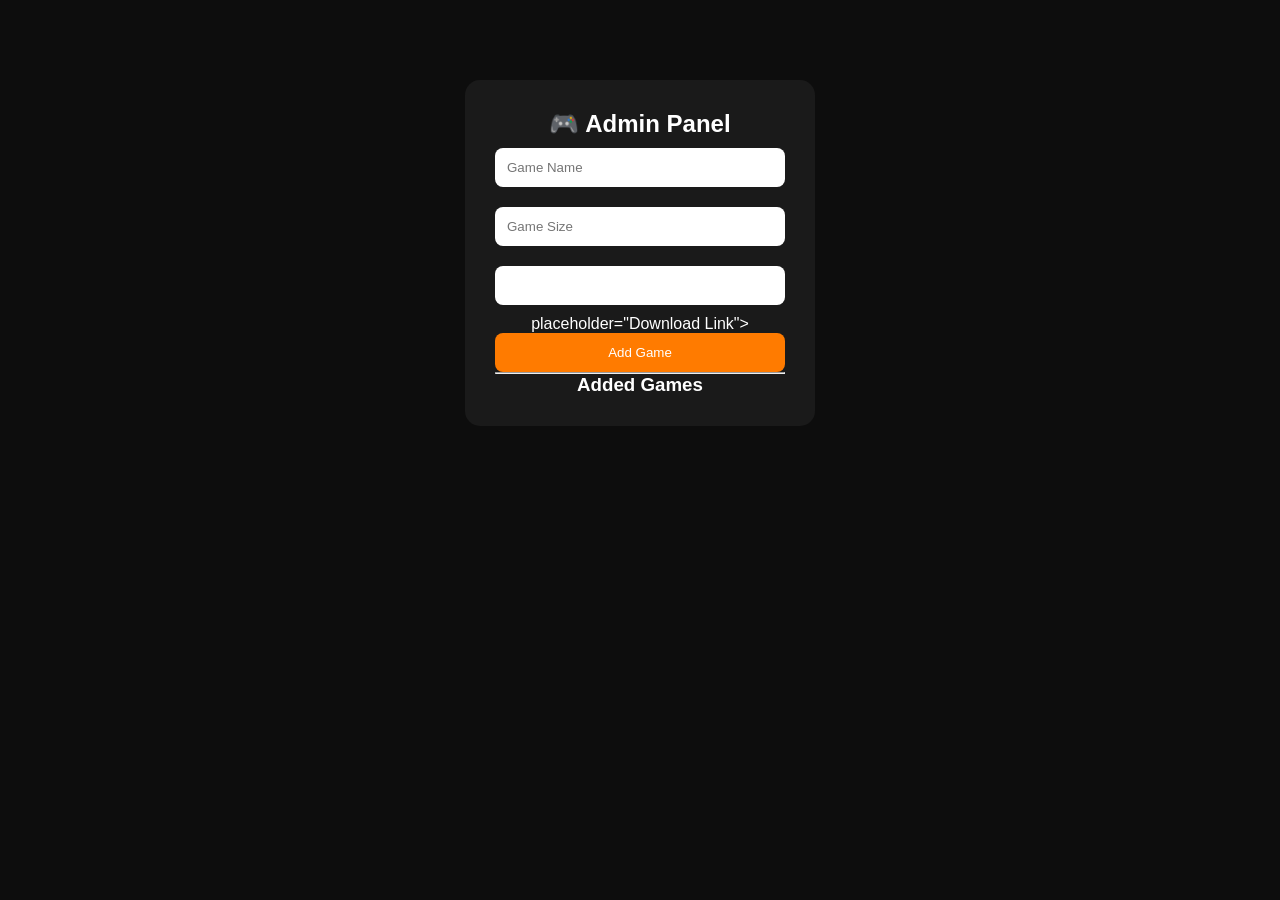
<file: Admin.html>
<!DOCTYPE html>
<html>
<head>
<meta charset="UTF-8">
<meta name="viewport" content="width=device-width, initial-scale=1.0">
<title>Admin Panel</title>
<link rel="stylesheet" href="style.css">
</head>
<body>

<div class="login-box">
    <h2>🎮 Admin Panel</h2>

    <input type="text" id="gameName" placeholder="Game Name">

    <input type="text" id="gameSize" placeholder="Game Size">

    <input type="text" id="gameLink"<input type="file" id="gameImage" accept="image/*"> placeholder="Download Link">

    <button onclick="addGame()">Add Game</button>
    <hr>

<h3>Added Games</h3>

<div id="gameList"></div>

    <p id="adminMessage"></p>
</div>

<script src="script.js"></script>

</body>
</html>
</file>
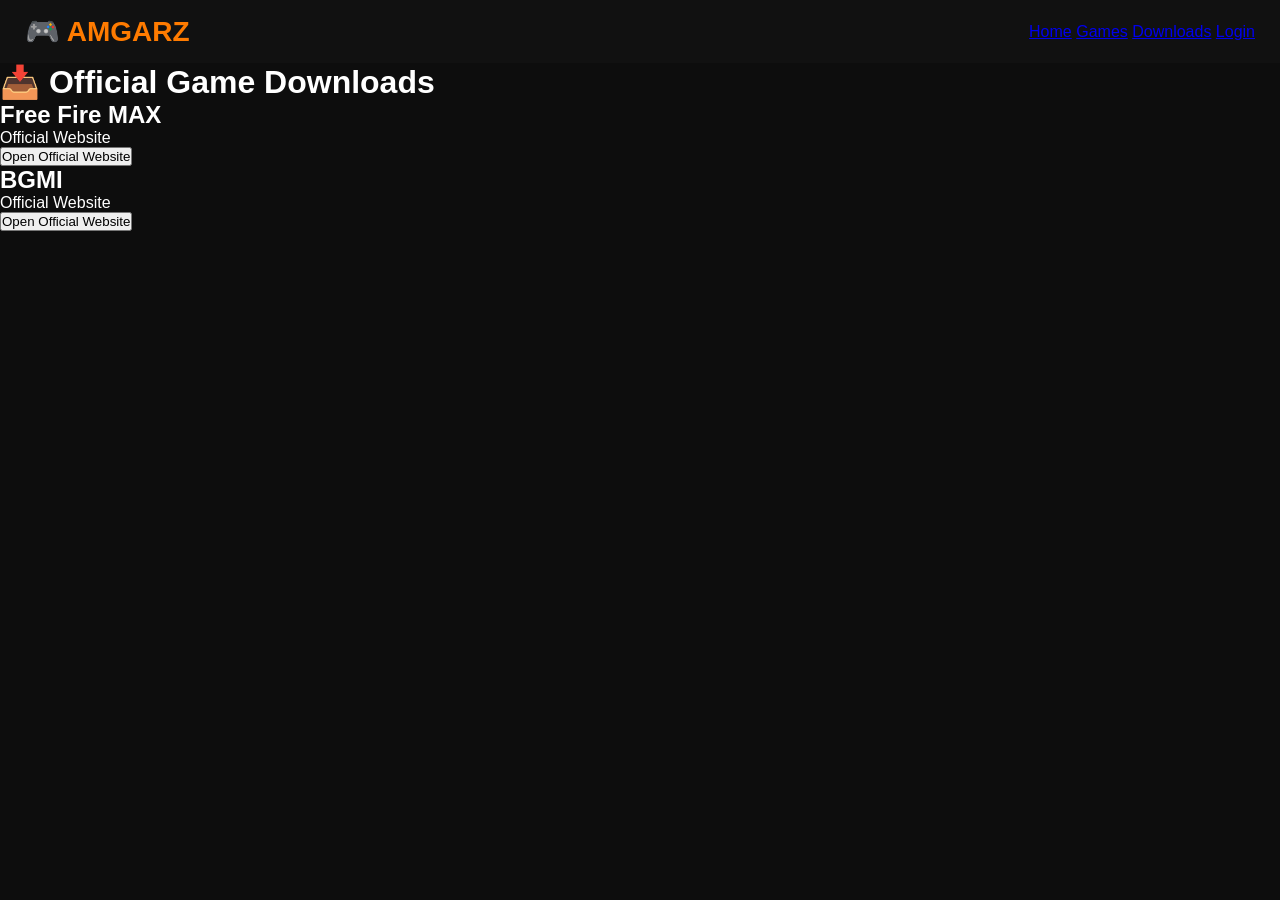
<file: downloads.html>
<!DOCTYPE html>
<html>
<head>
<meta charset="UTF-8">
<meta name="viewport" content="width=device-width, initial-scale=1.0">
<title>Downloads</title>
<link rel="stylesheet" href="style.css">
</head>
<body>

<div class="navbar">
<div class="logo">🎮 AMGARZ</div>

<div class="menu">
<a href="index.html">Home</a>
<a href="games.html">Games</a>
<a href="downloads.html">Downloads</a>
<a href="login.html">Login</a>
</div>
</div>

<h1>📥 Official Game Downloads</h1>

<div class="card">
<h2>Free Fire MAX</h2>
<p>Official Website</p>

<a href="https://ff.garena.com/" target="_blank">
<button>Open Official Website</button>
</a>
</div>

<div class="card">
<h2>BGMI</h2>
<p>Official Website</p>

<a href="https://www.battlegroundsmobileindia.com/" target="_blank">
<button>Open Official Website</button>
</a>
</div>

</body>
</html>
</file>
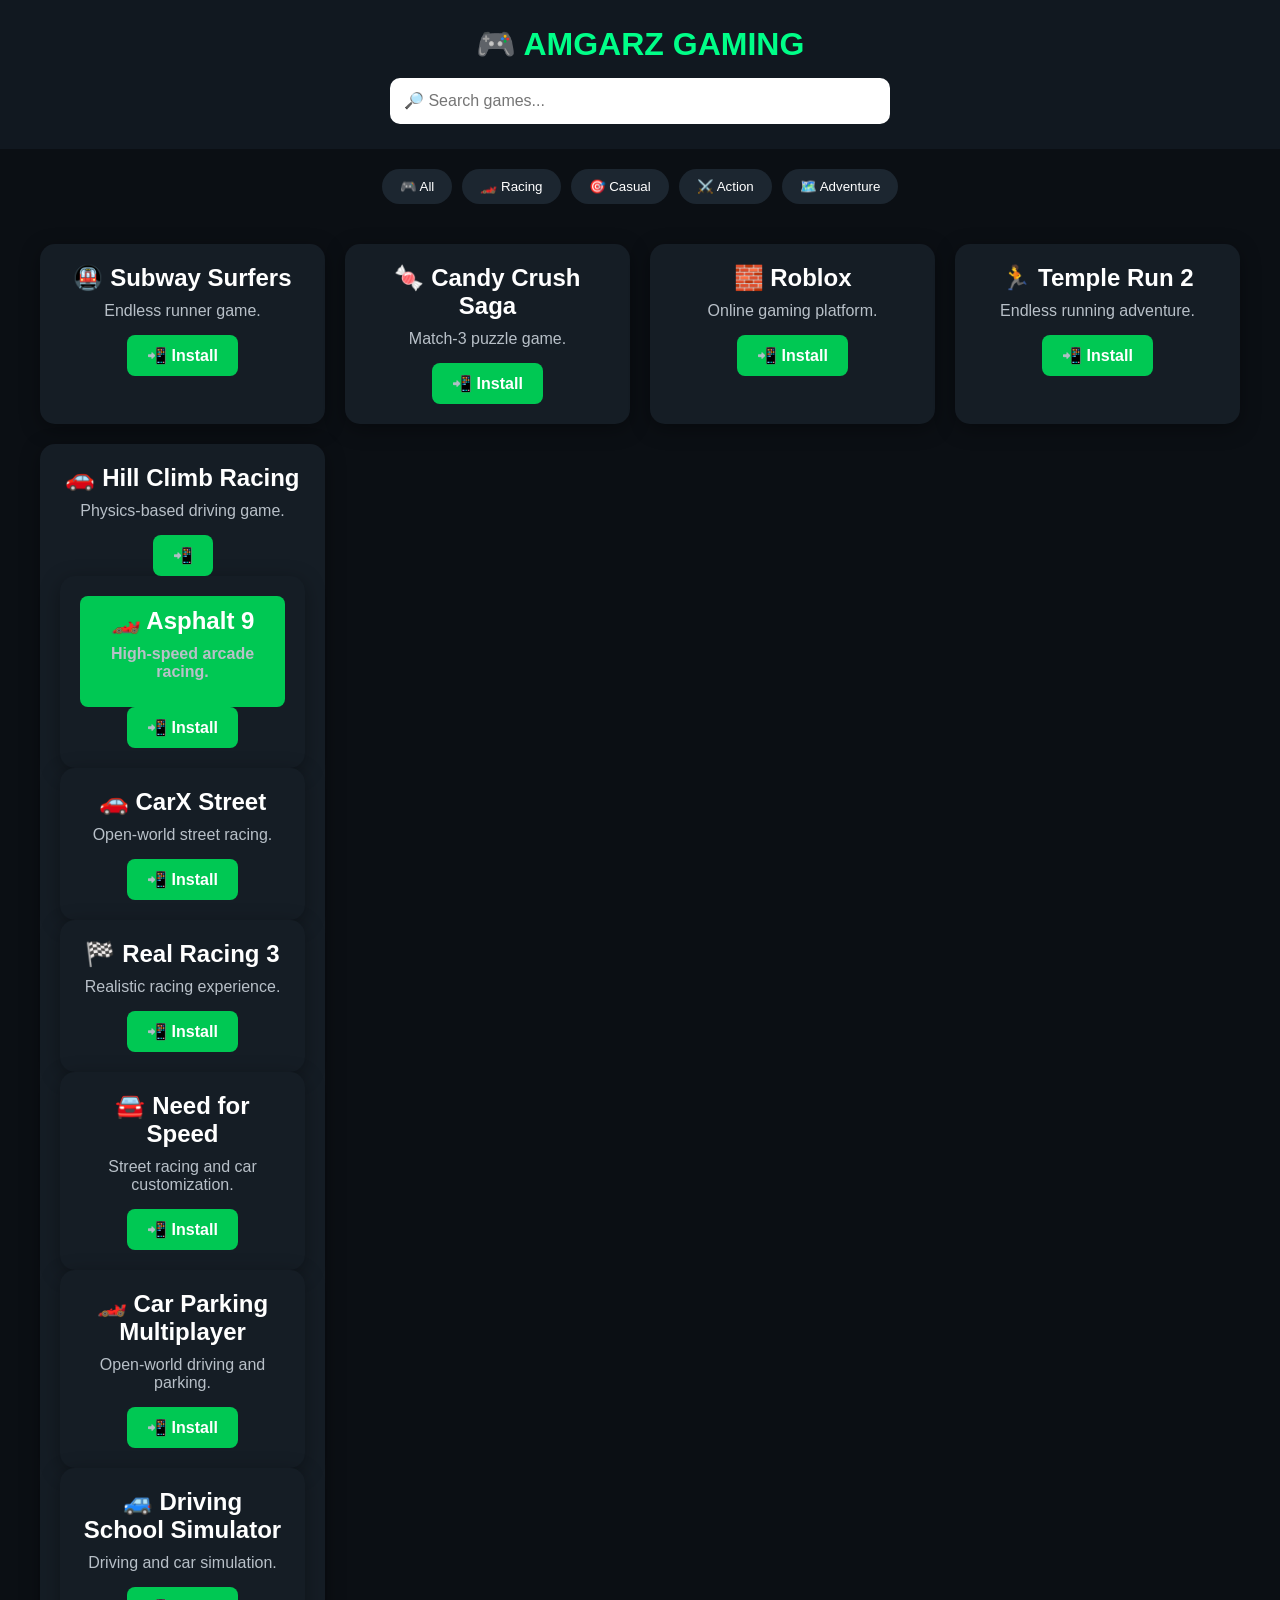
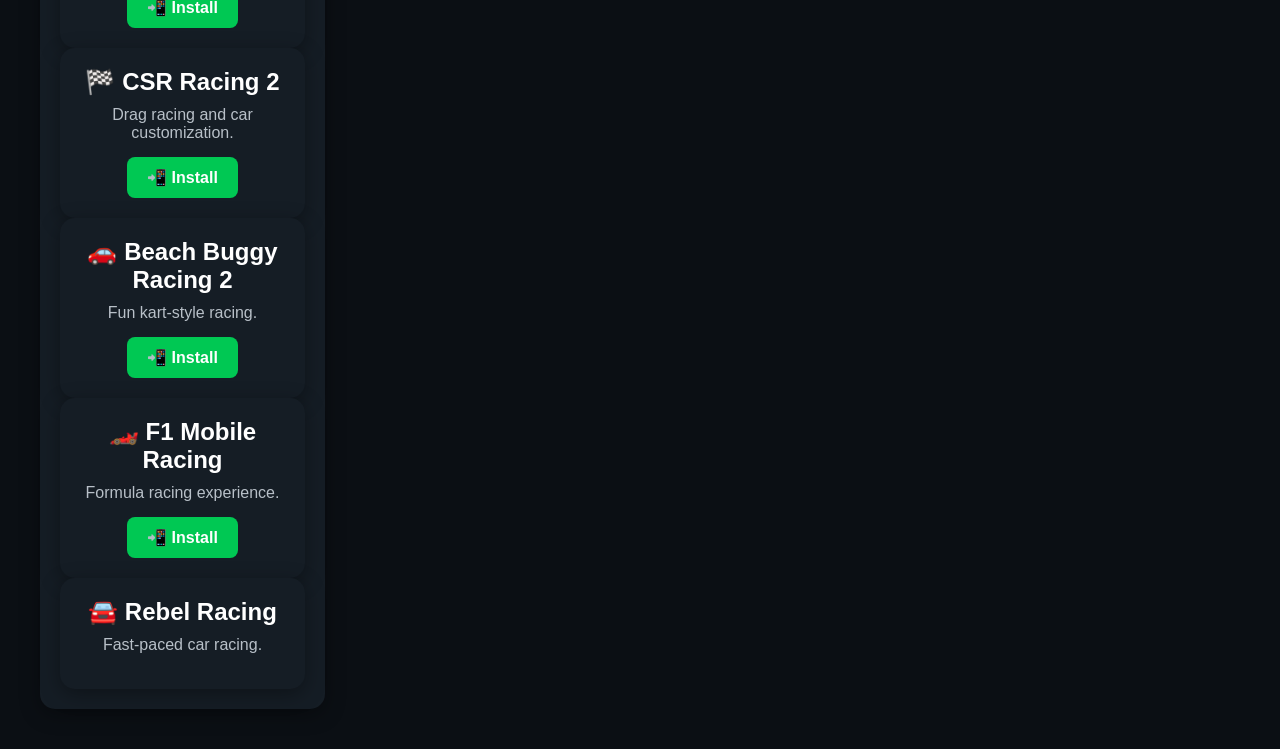
<file: Game.html>
<!DOCTYPE html>
<html lang="en">
<head>
<meta charset="UTF-8">
<meta name="viewport" content="width=device-width, initial-scale=1.0">
<title>AMGARZ Gaming - Games</title>

<style>
*{box-sizing:border-box;margin:0;padding:0}
body{
    font-family:Arial,sans-serif;
    background:#0b0f14;
    color:white;
}
header{
    text-align:center;
    padding:25px 15px;
    background:#111820;
}
header h1{color:#00ff88;margin-bottom:15px}
#search{
    width:90%;
    max-width:500px;
    padding:14px;
    border:0;
    border-radius:10px;
    font-size:16px;
}
.categories{
    display:flex;
    gap:10px;
    overflow-x:auto;
    padding:20px;
    justify-content:center;
}
.categories button{
    padding:10px 18px;
    border:0;
    border-radius:20px;
    background:#1c2630;
    color:white;
    white-space:nowrap;
}
.categories button:hover{background:#00c853}
.games-container{
    width:95%;
    max-width:1200px;
    margin:auto;
    display:grid;
    grid-template-columns:repeat(auto-fit,minmax(230px,1fr));
    gap:20px;
    padding:20px 0 40px;
}
.game{
    background:#151d25;
    border-radius:15px;
    padding:20px;
    text-align:center;
    box-shadow:0 5px 20px rgba(0,0,0,.35);
}
.game h2{margin-bottom:10px}
.game p{
    color:#b8c0c8;
    margin-bottom:15px;
}
.install{
    display:inline-block;
    padding:11px 20px;
    border-radius:8px;
    background:#00c853;
    color:white;
    text-decoration:none;
    font-weight:bold;
}
.install:hover{background:#00a844}
.back{
    display:block;
    width:max-content;
    margin:0 auto 30px;
    color:#00ff88;
    text-decoration:none;
}
</style>
</head>

<body>

<header>
<h1>🎮 AMGARZ GAMING</h1>

<input
id="search"
type="text"
placeholder="🔎 Search games..."
onkeyup="searchGames()">
</header>

<div class="categories">
<button onclick="filterGames('all')">🎮 All</button>
<button onclick="filterGames('racing')">🏎️ Racing</button>
<button onclick="filterGames('casual')">🎯 Casual</button>
<button onclick="filterGames('action')">⚔️ Action</button>
<button onclick="filterGames('adventure')">🗺️ Adventure</button>
</div>

<div class="games-container">

<div class="game" data-category="casual">
<h2>🚇 Subway Surfers</h2>
<p>Endless runner game.</p>
<a class="install"
href="https://play.google.com/store/apps/details?id=com.kiloo.subwaysurf"
target="_blank">📲 Install</a>
</div>

<div class="game" data-category="casual">
<h2>🍬 Candy Crush Saga</h2>
<p>Match-3 puzzle game.</p>
<a class="install"
href="https://play.google.com/store/apps/details?id=com.king.candycrushsaga"
target="_blank">📲 Install</a>
</div>

<div class="game" data-category="casual">
<h2>🧱 Roblox</h2>
<p>Online gaming platform.</p>
<a class="install"
href="https://play.google.com/store/apps/details?id=com.roblox.client"
target="_blank">📲 Install</a>
</div>

<div class="game" data-category="adventure">
<h2>🏃 Temple Run 2</h2>
<p>Endless running adventure.</p>
<a class="install"
href="https://play.google.com/store/apps/details?id=com.imangi.templerun2"
target="_blank">📲 Install</a>
</div>

<div class="game" data-category="racing">
<h2>🚗 Hill Climb Racing</h2>
<p>Physics-based driving game.</p>
<a class="install"
href="https://play.google.com/store/apps/details?id=com.fingersoft.hillclimb"
target="_blank">📲
<!-- CAR / RACING GAMES -->

<div class="game" data-category="racing">
    <h2>🏎️ Asphalt 9</h2>
    <p>High-speed arcade racing.</p>
    <a class="install"
       href="https://play.google.com/store/search?q=Asphalt%209&c=apps"
       target="_blank">📲 Install</a>
</div>

<div class="game" data-category="racing">
    <h2>🚗 CarX Street</h2>
    <p>Open-world street racing.</p>
    <a class="install"
       href="https://play.google.com/store/search?q=CarX%20Street&c=apps"
       target="_blank">📲 Install</a>
</div>

<div class="game" data-category="racing">
    <h2>🏁 Real Racing 3</h2>
    <p>Realistic racing experience.</p>
    <a class="install"
       href="https://play.google.com/store/search?q=Real%20Racing%203&c=apps"
       target="_blank">📲 Install</a>
</div>

<div class="game" data-category="racing">
    <h2>🚘 Need for Speed</h2>
    <p>Street racing and car customization.</p>
    <a class="install"
       href="https://play.google.com/store/search?q=Need%20for%20Speed&c=apps"
       target="_blank">📲 Install</a>
</div>

<div class="game" data-category="racing">
    <h2>🏎️ Car Parking Multiplayer</h2>
    <p>Open-world driving and parking.</p>
    <a class="install"
       href="https://play.google.com/store/search?q=Car%20Parking%20Multiplayer&c=apps"
       target="_blank">📲 Install</a>
</div>

<div class="game" data-category="racing">
    <h2>🚙 Driving School Simulator</h2>
    <p>Driving and car simulation.</p>
    <a class="install"
       href="https://play.google.com/store/search?q=Driving%20School%20Simulator&c=apps"
       target="_blank">📲 Install</a>
</div>

<div class="game" data-category="racing">
    <h2>🏁 CSR Racing 2</h2>
    <p>Drag racing and car customization.</p>
    <a class="install"
       href="https://play.google.com/store/search?q=CSR%20Racing%202&c=apps"
       target="_blank">📲 Install</a>
</div>

<div class="game" data-category="racing">
    <h2>🚗 Beach Buggy Racing 2</h2>
    <p>Fun kart-style racing.</p>
    <a class="install"
       href="https://play.google.com/store/search?q=Beach%20Buggy%20Racing%202&c=apps"
       target="_blank">📲 Install</a>
</div>

<div class="game" data-category="racing">
    <h2>🏎️ F1 Mobile Racing</h2>
    <p>Formula racing experience.</p>
    <a class="install"
       href="https://play.google.com/store/search?q=F1%20Mobile%20Racing&c=apps"
       target="_blank">📲 Install</a>
</div>

<div class="game" data-category="racing">
    <h2>🚘 Rebel Racing</h2>
    <p>Fast-paced car racing.</p>
    <a class="install"
       href="https://play.google.com/store/search?q=Rebel%20Racing&c=apps"
       target="_blank
</file>
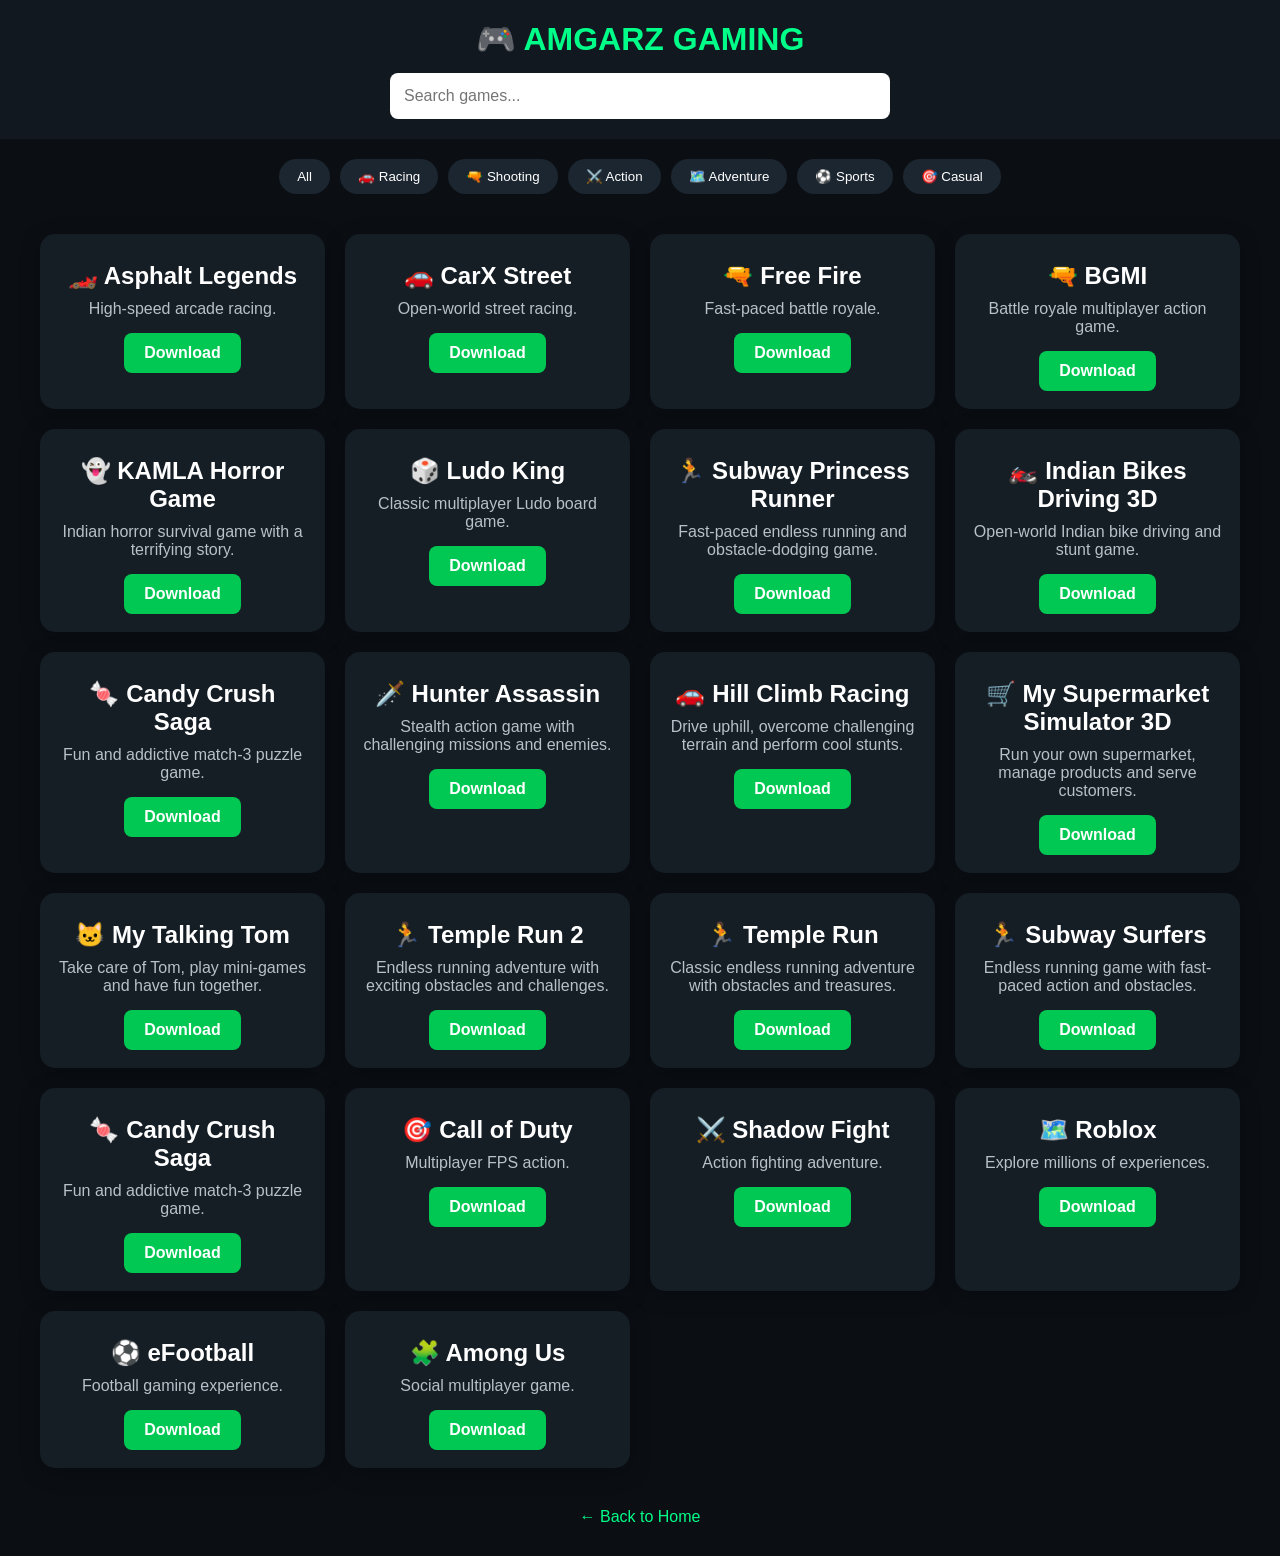
<file: games.html>
<!DOCTYPE html>
<html lang="en">
<head>
    <meta charset="UTF-8">
    <meta name="viewport" content="width=device-width, initial-scale=1.0">

    <title>AMGARZ Gaming - Games</title>

    <style>
        * {
            box-sizing: border-box;
            margin: 0;
            padding: 0;
        }

        body {
            font-family: Arial, sans-serif;
            background: #0b0f14;
            color: white;
        }

        header {
            padding: 20px;
            text-align: center;
            background: #111820;
        }

        header h1 {
            color: #00ff88;
            margin-bottom: 15px;
        }

        .search {
            width: 90%;
            max-width: 500px;
            padding: 14px;
            border: none;
            border-radius: 8px;
            outline: none;
            font-size: 16px;
        }

        .categories {
            display: flex;
            gap: 10px;
            overflow-x: auto;
            padding: 20px;
            justify-content: center;
        }

        .categories button {
            padding: 10px 18px;
            border: none;
            border-radius: 20px;
            cursor: pointer;
            background: #1c2630;
            color: white;
        }

        .categories button:hover {
            background: #00c853;
        }

        .games-container {
            width: 95%;
            max-width: 1200px;
            margin: auto;
            display: grid;
            grid-template-columns: repeat(auto-fit, minmax(230px, 1fr));
            gap: 20px;
            padding: 20px 0 40px;
        }

        .game {
            background: #151d25;
            border-radius: 15px;
            padding: 18px;
            text-align: center;
            box-shadow: 0 5px 20px rgba(0,0,0,0.35);
        }

        .game h2 {
            margin: 10px 0;
        }

        .game p {
            color: #b8c0c8;
            margin-bottom: 15px;
        }

        .download {
            display: inline-block;
            padding: 11px 20px;
            border-radius: 8px;
            background: #00c853;
            color: white;
            text-decoration: none;
            font-weight: bold;
        }

        .download:hover {
            background: #00a844;
        }

        .back {
            display: block;
            width: fit-content;
            margin: 0 auto 30px;
            color: #00ff88;
            text-decoration: none;
        }
    </style>
</head>

<body>

<header>
    <h1>🎮 AMGARZ GAMING</h1>

    <input
        type="text"
        id="search"
        class="search"
        placeholder="Search games..."
        onkeyup="searchGames()"
    >
</header>

<div class="categories">
    <button onclick="filterGames('all')">All</button>
    <button onclick="filterGames('racing')">🚗 Racing</button>
    <button onclick="filterGames('shooting')">🔫 Shooting</button>
    <button onclick="filterGames('action')">⚔️ Action</button>
    <button onclick="filterGames('adventure')">🗺️ Adventure</button>
    <button onclick="filterGames('sports')">⚽ Sports</button>
    <button onclick="filterGames('casual')">🎯 Casual</button>
</div>

<div class="games-container">

    <!-- RACING -->
    <div class="game" data-category="racing">
        <h2>🏎️ Asphalt Legends</h2>
        <p>High-speed arcade racing.</p>
        <a class="download"
           href="https://play.google.com/store/search?q=Asphalt%20Legends&c=apps"
           target="_blank">
           Download
        </a>
    </div>

    <div class="game" data-category="racing">
        <h2>🚗 CarX Street</h2>
        <p>Open-world street racing.</p>
        <a class="download"
           href="https://play.google.com/store/search?q=CarX%20Street&c=apps"
           target="_blank">
           Download
        </a>
    </div>

    <!-- SHOOTING -->
    <div class="game" data-category="shooting">
        <h2>🔫 Free Fire</h2>
        <p>Fast-paced battle royale.</p>
        <a class="download"
           href="https://play.google.com/store/search?q=Free%20Fire&c=apps"
           target="_blank">
           Download
        </a>
    </div>
<div class="game" data-category="shooting">
    <h2>🔫 BGMI</h2>
    <p>Battle royale multiplayer action game.</p>
    <a class="download"
       href="https://play.google.com/store/apps/details?id=com.pubg.imobile"
       target="_blank">
       Download
    </a>
</div>
<div class="game" data-category="horror">
    <h2>👻 KAMLA Horror Game</h2>
    <p>Indian horror survival game with a terrifying story.</p>
    <a class="download"
       href="https://store.steampowered.com/app/1446000/KAMLA/"
       target="_blank">
       Download
    </a>
</div>
<div class="game" data-category="board">
    <h2>🎲 Ludo King</h2>
    <p>Classic multiplayer Ludo board game.</p>
    <a class="download"
       href="https://play.google.com/store/apps/details?id=com.ludo.king"
       target="_blank">
       Download
    </a>
</div>
<div class="game" data-category="running">
    <h2>🏃 Subway Princess Runner</h2>
    <p>Fast-paced endless running and obstacle-dodging game.</p>
    <a class="download"
       href="https://play.google.com/store/search?q=Subway%20Princess%20Runner&c=apps"
       target="_blank">
       Download
    </a>
</div>
<div class="game" data-category="driving">
    <h2>🏍️ Indian Bikes Driving 3D</h2>
    <p>Open-world Indian bike driving and stunt game.</p>
    <a class="download"
       href="https://play.google.com/store/search?q=Indian%20Bikes%20Driving%203D&c=apps"
       target="_blank">
       Download
    </a>
</div>
<div class="game" data-category="puzzle">
    <h2>🍬 Candy Crush Saga</h2>
    <p>Fun and addictive match-3 puzzle game.</p>
    <a class="download"
       href="https://play.google.com/store/apps/details?id=com.king.candycrushsaga"
       target="_blank">
       Download
    </a>
</div>
<div class="game" data-category="action">
    <h2>🗡️ Hunter Assassin</h2>
    <p>Stealth action game with challenging missions and enemies.</p>
    <a class="download"
       href="https://play.google.com/store/apps/details?id=com.rubygames.assassin"
       target="_blank">
       Download
    </a>
</div>
<div class="game" data-category="racing">
    <h2>🚗 Hill Climb Racing</h2>
    <p>Drive uphill, overcome challenging terrain and perform cool stunts.</p>
    <a class="download"
       href="https://play.google.com/store/apps/details?id=com.fingersoft.hillclimb"
       target="_blank">
       Download
    </a>
</div>
<div class="game" data-category="simulation">
    <h2>🛒 My Supermarket Simulator 3D</h2>
    <p>Run your own supermarket, manage products and serve customers.</p>
    <a class="download"
       href="https://play.google.com/store/search?q=My%20Supermarket%20Simulator%203D&c=apps"
       target="_blank">
       Download
    </a>
</div>
<div class="game" data-category="casual">
    <h2>🐱 My Talking Tom</h2>
    <p>Take care of Tom, play mini-games and have fun together.</p>
    <a class="download"
       href="https://play.google.com/store/apps/details?id=com.outfit7.mytalkingtomfree"
       target="_blank">
       Download
    </a>
</div>
<div class="game" data-category="running">
    <h2>🏃 Temple Run 2</h2>
    <p>Endless running adventure with exciting obstacles and challenges.</p>
    <a class="download"
       href="https://play.google.com/store/apps/details?id=com.imangi.templerun2"
       target="_blank">
       Download
    </a>
</div>
<div class="game" data-category="running">
    <h2>🏃 Temple Run</h2>
    <p>Classic endless running adventure with obstacles and treasures.</p>
    <a class="download"
       href="https://play.google.com/store/apps/details?id=com.imangi.templerun"
       target="_blank">
       Download
    </a>
</div>
<div class="game" data-category="running">
    <h2>🏃 Subway Surfers</h2>
    <p>Endless running game with fast-paced action and obstacles.</p>
    <a class="download"
       href="https://play.google.com/store/apps/details?id=com.kiloo.subwaysurf"
       target="_blank">
       Download
    </a>
</div>
<div class="game" data-category="puzzle">
    <h2>🍬 Candy Crush Saga</h2>
    <p>Fun and addictive match-3 puzzle game.</p>
    <a class="download"
       href="https://play.google.com/store/apps/details?id=com.king.candycrushsaga"
       target="_blank">
       Download
    </a>
</div>

    <div class="game" data-category="shooting">
        <h2>🎯 Call of Duty</h2>
        <p>Multiplayer FPS action.</p>
        <a class="download"
           href="https://play.google.com/store/search?q=Call%20of%20Duty%20Mobile&c=apps"
           target="_blank">
           Download
        </a>
    </div>

    <!-- ACTION -->
    <div class="game" data-category="action">
        <h2>⚔️ Shadow Fight</h2>
        <p>Action fighting adventure.</p>
        <a class="download"
           href="https://play.google.com/store/search?q=Shadow%20Fight&c=apps"
           target="_blank">
           Download
        </a>
    </div>

    <!-- ADVENTURE -->
    <div class="game" data-category="adventure">
        <h2>🗺️ Roblox</h2>
        <p>Explore millions of experiences.</p>
        <a class="download"
           href="https://play.google.com/store/search?q=Roblox&c=apps"
           target="_blank">
           Download
        </a>
    </div>

    <!-- SPORTS -->
    <div class="game" data-category="sports">
        <h2>⚽ eFootball</h2>
        <p>Football gaming experience.</p>
        <a class="download"
           href="https://play.google.com/store/search?q=eFootball&c=apps"
           target="_blank">
           Download
        </a>
    </div>

    <!-- CASUAL -->
    <div class="game" data-category="casual">
        <h2>🧩 Among Us</h2>
        <p>Social multiplayer game.</p>
        <a class="download"
           href="https://play.google.com/store/search?q=Among%20Us&c=apps"
           target="_blank">
           Download
        </a>
    </div>

</div>

<a class="back" href="index.html">← Back to Home</a>

<script>
function searchGames() {
    let input = document.getElementById("search").value.toLowerCase();
    let games = document.querySelectorAll(".game");

    games.forEach(function(game) {
        let name = game.innerText.toLowerCase();

        if (name.includes(input)) {
            game.style.display = "block";
        } else {
            game.style.display = "none";
        }
    });
}

function filterGames(category) {
    let games = document.querySelectorAll(".game");

    games.forEach(function(game) {
        if (category === "all" || game.dataset.category === category) {
            game.style.display = "block";
        } else {
            game.style.display = "none";
        }
    });
}
</script>

</body>
</html>
</file>
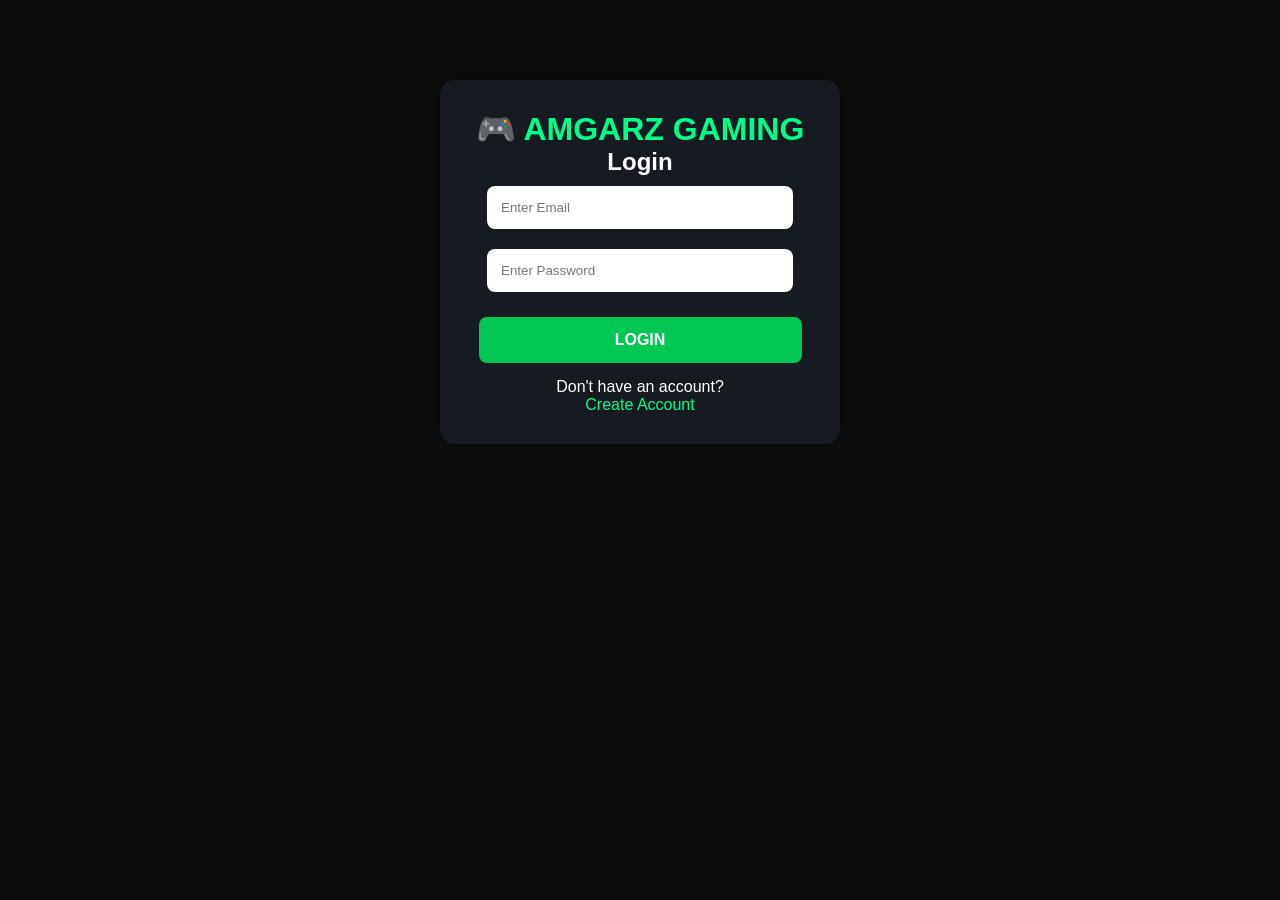
<file: login.html>
<!DOCTYPE html>
<html lang="en">
<head>
    <meta charset="UTF-8">
    <meta name="viewport" content="width=device-width, initial-scale=1.0">
    <title>AMGARZ Gaming - Login</title>
    <link rel="stylesheet" href="style.css">
</head>

<body>

<div class="auth-box">
    <h1>🎮 AMGARZ GAMING</h1>
    <h2>Login</h2>

    <input type="email" id="loginEmail" placeholder="Enter Email">
    <input type="password" id="loginPassword" placeholder="Enter Password">

    <button onclick="login()">LOGIN</button>

    <p>Don't have an account?</p>
    <a href="signup.html">Create Account</a>

    <p id="loginMessage"></p>
</div>

<script>
function login() {
    let email = document.getElementById("loginEmail").value;
    let password = document.getElementById("loginPassword").value;

    let savedEmail = localStorage.getItem("email");
    let savedPassword = localStorage.getItem("password");

    if (email === savedEmail && password === savedPassword) {
        localStorage.setItem("loggedIn", "true");
        window.location.href = "games.html";
    } else {
        document.getElementById("loginMessage").innerText =
            "Wrong email or password!";
    }
}
</script>

</body>
</html>
</file>
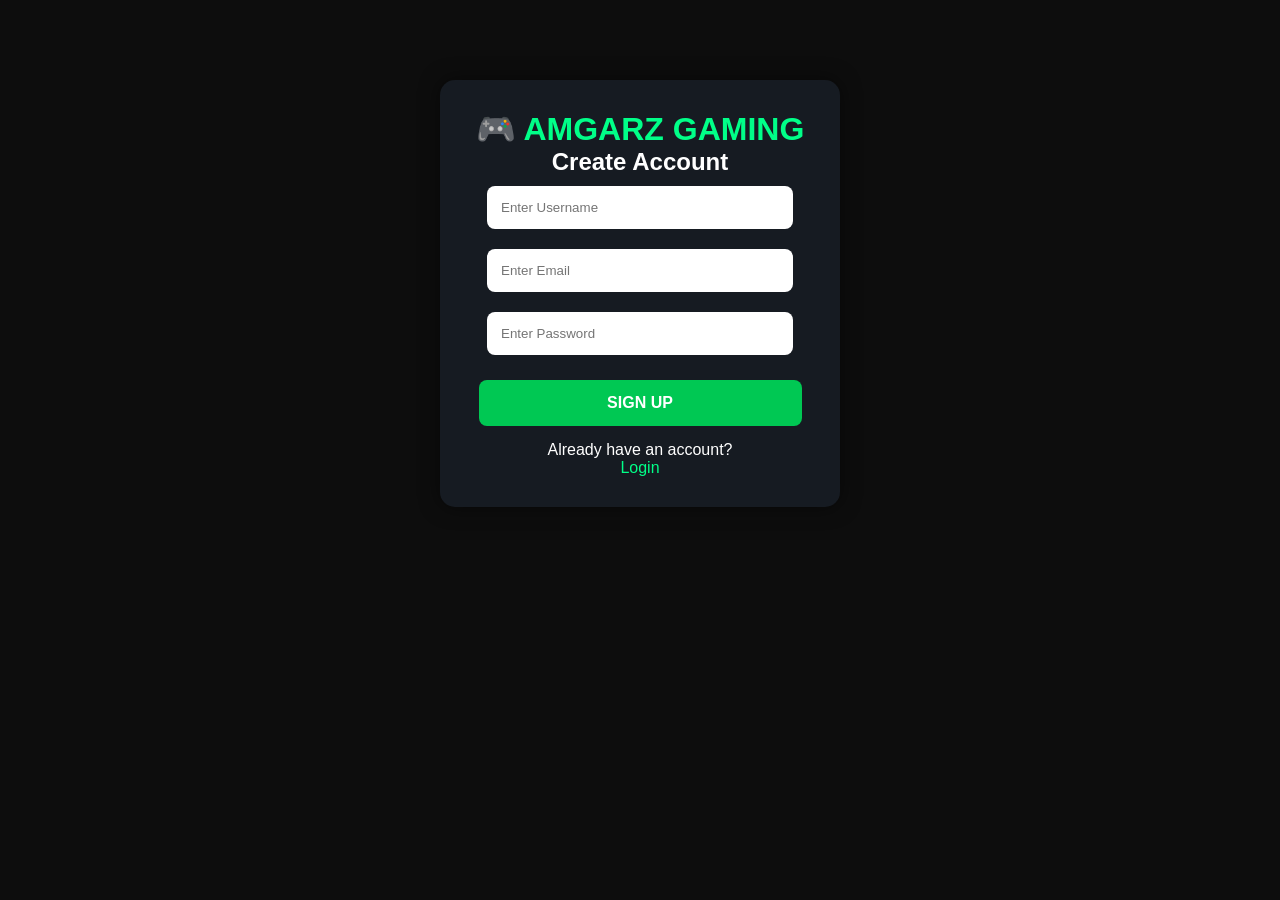
<file: Signup.html>
<!DOCTYPE html>
<html lang="en">
<head>
    <meta charset="UTF-8">
    <meta name="viewport" content="width=device-width, initial-scale=1.0">
    <title>AMGARZ Gaming - Signup</title>
    <link rel="stylesheet" href="style.css">
</head>

<body>

<div class="auth-box">
    <h1>🎮 AMGARZ GAMING</h1>
    <h2>Create Account</h2>

    <input type="text" id="signupName" placeholder="Enter Username">
    <input type="email" id="signupEmail" placeholder="Enter Email">
    <input type="password" id="signupPassword" placeholder="Enter Password">

    <button onclick="signup()">SIGN UP</button>

    <p>Already have an account?</p>
    <a href="login.html">Login</a>

    <p id="signupMessage"></p>
</div>

<script>
function signup() {
    let name = document.getElementById("signupName").value;
    let email = document.getElementById("signupEmail").value;
    let password = document.getElementById("signupPassword").value;
    let message = document.getElementById("signupMessage");

    if (!name || !email || !password) {
        message.innerText = "Please fill all fields!";
        return;
    }

    localStorage.setItem("username", name);
    localStorage.setItem("email", email);
    localStorage.setItem("password", password);

    message.innerText = "Signup successful! 🎉";

    setTimeout(function() {
        window.location.href = "login.html";
    }, 1000);
}
</script>

</body>
</html>
</file>
<file: style.css>
*{
    margin:0;
    padding:0;
    box-sizing:border-box;
    font-family:Arial,sans-serif;
}

body{
    background:#0d0d0d;
    color:white;
}

.navbar{
    display:flex;
    justify-content:space-between;
    align-items:center;
    padding:15px 25px;
    background:#111;
}

.logo{
    font-size:28px;
    color:#ff7b00;
    font-weight:bold;
}

.navbar ul{
    display:flex;
    list-style:none;
}

.navbar ul li{
    margin-left:20px;
}

.navbar ul li a{
    color:white;
    text-decoration:none;
    transition:.3s;
}

.navbar ul li a:hover{
    color:#ff7b00;
}

.hero{
    text-align:center;
    padding:100px 20px;
    background:linear-gradient(135deg,#111,#ff7b00);
}

.hero h1{
    font-size:42px;
    margin-bottom:15px;
}

.hero p{
    font-size:20px;
    margin-bottom:20px;
}

.hero button{
    padding:12px 25px;
    background:#ff7b00;
    color:white;
    border:none;
    border-radius:8px;
    cursor:pointer;
    font-size:18px;
}

.hero button:hover{
    background:#ff5500;
}.trending{
    padding:50px 20px;
    text-align:center;
}

.trending h2{
    color:#ff7b00;
    margin-bottom:30px;
}

.game-container{
    display:flex;
    justify-content:center;
    gap:20px;
    flex-wrap:wrap;
}

.game-card{
    width:250px;
    background:#1a1a1a;
    padding:20px;
    border-radius:15px;
    transition:.3s;
    border:2px solid transparent;
}

.game-card:hover{
    transform:translateY(-10px);
    border-color:#ff7b00;
    box-shadow:0 0 20px rgba(255,123,0,.5);
}

.game-card button{
    margin-top:15px;
    padding:10px 20px;
    background:#ff7b00;
    border:none;
    color:white;
    border-radius:8px;
    cursor:pointer;
}.game-card img{
    width:100%;
    height:160px;
    object-fit:cover;
    border-radius:10px;
    margin-bottom:15px;
}#banner{
    width:100%;
    max-width:900px;
    height:350px;
    object-fit:cover;
    border-radius:20px;
    margin-bottom:20px;
    box-shadow:0 0 20px rgba(255,123,0,.6);
}.search-box{
    text-align:center;
    margin:30px;
}

.search-box input{
    width:80%;
    max-width:500px;
    padding:12px;
    font-size:18px;
    border-radius:10px;
    border:2px solid #ff7b00;
    outline:none;
}.login-box{
    width:350px;
    margin:80px auto;
    background:#1a1a1a;
    padding:30px;
    border-radius:15px;
    text-align:center;
}

.login-box input{
    width:100%;
    padding:12px;
    margin:10px 0;
    border-radius:8px;
    border:none;
}

.login-box button{
    width:100%;
    padding:12px;
    background:#ff7b00;
    color:white;
    border:none;
    border-radius:8px;
    cursor:pointer;
}

#message{
    margin-top:15px;
}.profile-box{
    width:350px;
    margin:80px auto;
    background:#1a1a1a;
    padding:30px;
    border-radius:15px;
    text-align:center;
}

.profile-pic{
    width:120px;
    height:120px;
    border-radius:50%;
    border:4px solid #ff7b00;
    object-fit:cover;
}.auth-box {
    width: 90%;
    max-width: 400px;
    margin: 80px auto;
    padding: 30px;
    text-align: center;
    border-radius: 15px;
    background: #161b22;
    box-shadow: 0 0 20px rgba(0,0,0,0.5);
}

.auth-box h1 {
    color: #00ff88;
}

.auth-box h2 {
    color: white;
}

.auth-box input {
    width: 90%;
    padding: 14px;
    margin: 10px 0;
    border: none;
    border-radius: 8px;
    outline: none;
}

.auth-box button {
    width: 95%;
    padding: 14px;
    margin: 15px 0;
    border: none;
    border-radius: 8px;
    background: #00c853;
    color: white;
    font-size: 16px;
    font-weight: bold;
}

.auth-box a {
    color: #00ff88;
    text-decoration: none;
}

.auth-box p {
    color: white;
}.game-image {
    width: 100%;
    height: 160px;
    object-fit: cover;
    border-radius: 12px;
    margin-bottom: 12px;
}
</file>
